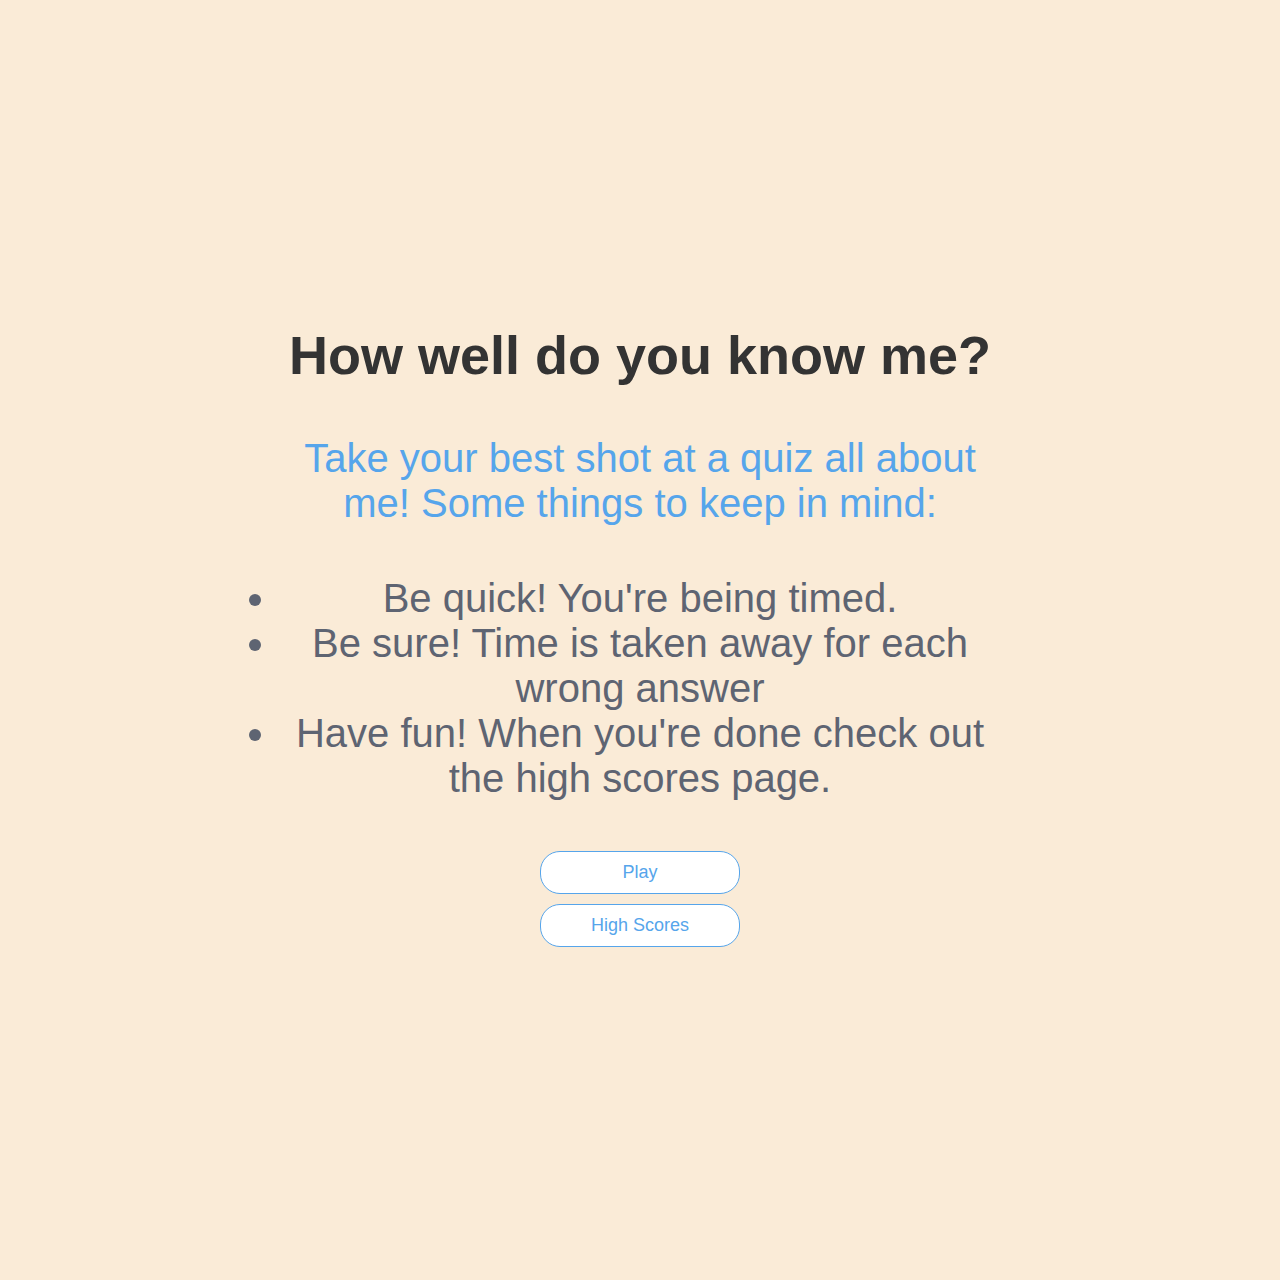
<file: index.html>
<!DOCTYPE html>
<html lang="en">
<head>
  <meta name="viewport" content="width=device-width, initial-scale=1">
  <meta charset="UTF-8">
  <meta http-equiv="X-UA-Compatible" content="IE=edge">
  <meta name="viewport" content="width=device-width, initial-scale=1.0">
  <title>Quiz Time</title>
   <link
      href="https://cdn.jsdelivr.net/npm/bootstrap@5.1.3/dist/css/bootstrap.min.css"
      rel="stylesheet"
      integrity="sha384-1BmE4kWBq78iYhFldvKuhfTAU6auU8tT94WrHftjDbrCEXSU1oBoqyl2QvZ6jIW3"
      crossorigin="anonymous"
    />
  <link rel="stylesheet" href="./Assets/style.css">
</head>
<body class="bodyB containerMe">
  <!-- created by using emmet abbreviation -->
  <div class= "containerMe">
    <div id="home" class="flex-center flex-columns container-fluid">
      <h1>How well do you know me?</h1>
      <p class="fluff">Take your best shot at a quiz all about me! Some things to keep in mind:
        <ul class="fluff">
         <li>Be quick! You're being timed.</li>
         <li>Be sure! Time is taken away for each wrong answer</li>
        <li>Have fun! When you're done check out the high scores page.</li>
        </ul>
      </p>
      <a class="btnMe" href="game.html">Play</a>
      <a class="btnMe" href="highscores.html">High Scores</a>
  </div>

</div>
</body>
</html>
</file>
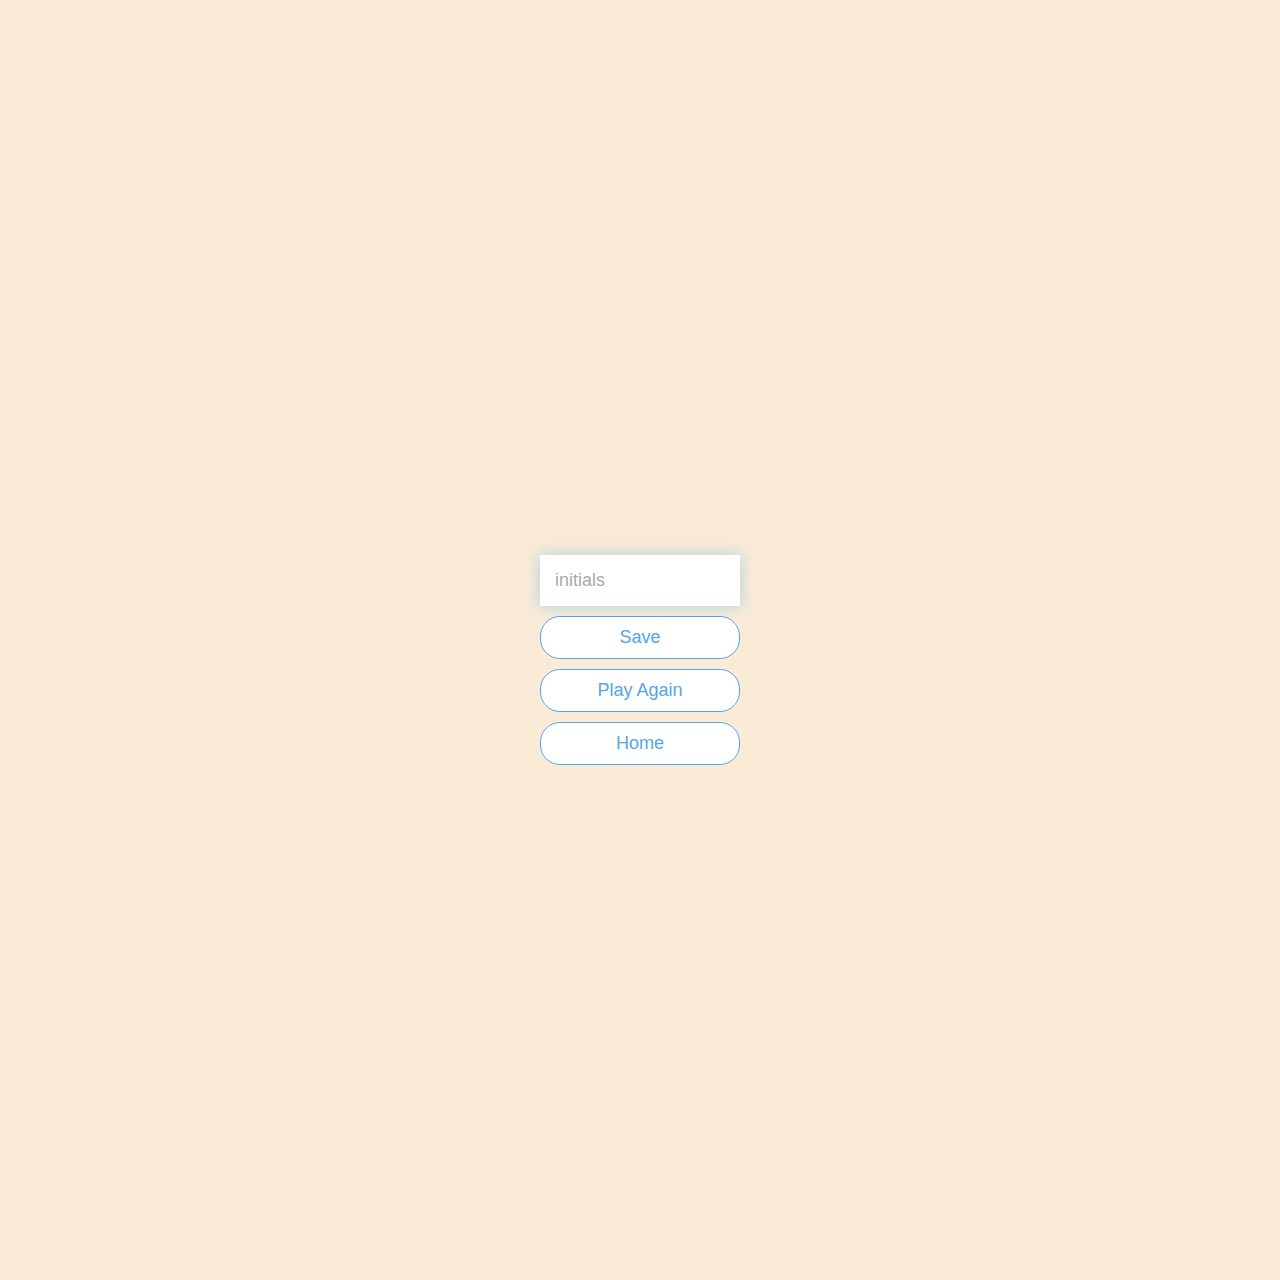
<file: end.html>
<!DOCTYPE html>
<html lang="en">
  <head>
    <meta charset="UTF-8" />
    <meta http-equiv="X-UA-Compatible" content="IE=edge" />
    <meta name="viewport" content="width=device-width, initial-scale=1.0" />
    <title>Congrats!</title>
    <link rel="stylesheet" href="Assets/style.css" />
  </head>
  <body>
    <div class="containerMe">
      <div id="end" class="flex-center flex-columns">
        <h1 id="finalScore"></h1>
        <form>
          <input
            type="text"
            name="initials"
            id="initials"
            placeholder="initials"
          />
          <button
            type="submit"
            class="btnMe"
            id="saveScoreBtn"
            onclick="saveHighScore(event)"
            disabled
          >
            Save
          </button>
        </form>
        <a href="/letsgetquizzical/game.html" class="btnMe">Play Again</a>
        <a href="/letsgetquizzical/index.html" class="btnMe">Home</a>
      </div>
    </div>
    <script src="./Assets/end.js"></script>
  </body>
</html>
</file>
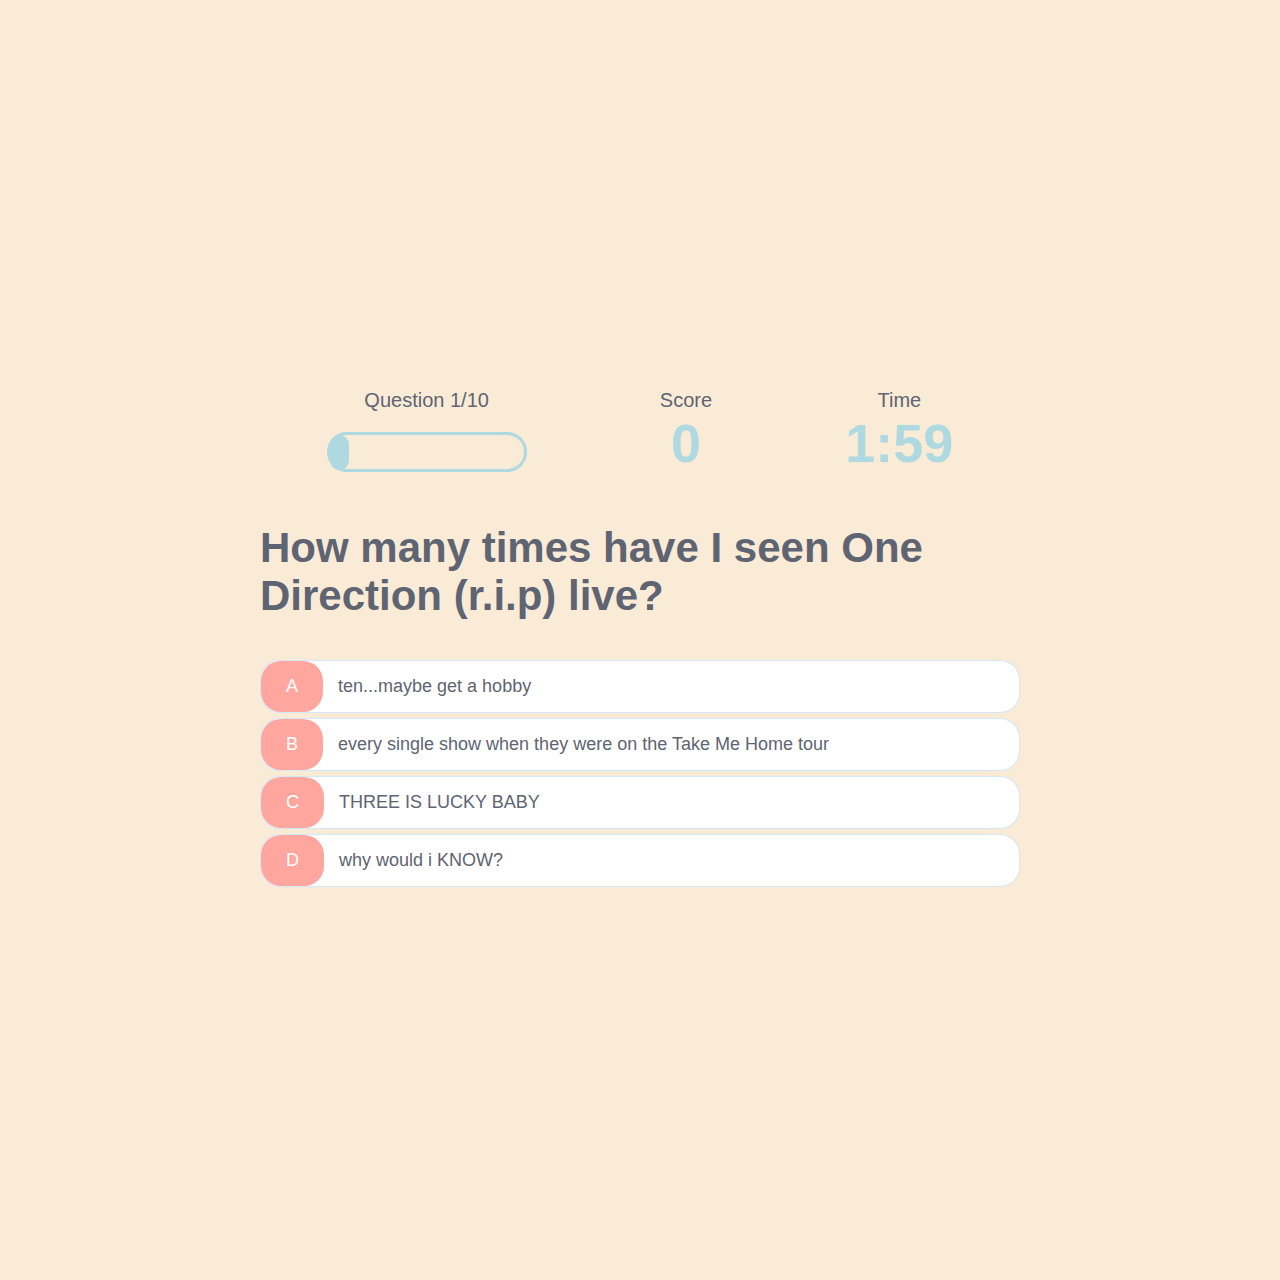
<file: game.html>
<!DOCTYPE html>
<html lang="en">
  <head>
    <meta charset="UTF-8" />
    <meta http-equiv="X-UA-Compatible" content="IE=edge" />
    <meta name="viewport" content="width=device-width, initial-scale=1.0" />
    <title>Quiz Time - Play</title>
    <link rel="stylesheet" href="Assets/style.css" />
    <link rel="stylesheet" href="Assets/quiz.css" />
  </head>

  <body>
    <!-- data-number allows for differences between the choices when query.selector-ing them -->
    <div class="containerMe container-fluid">
      <div id="game" class="justify-center flex-column">
        <div id="hud">
          <div id="hud-item">
            <p id="progressText" class="hud-prefix">Question</p>
            <div id="progressBar">
              <div id="progressBarFull"></div>
            </div>
          </div>
          <div id="hud-item">
            <p class="hud-prefix">Score</p>
            <h1 class="hud-main-text" id="score">0</h1>
          </div>
          <div class="hud-item">
            <p class="hud-prefix">Time</p>
            <h1 class="hud-main-text" id="timerCount">120</h1>
          </div>
        </div>
        <h2 id="question">What is Question</h2>
        <div class="choice-container">
          <p class="choice-prefix">A</p>
          <p class="choice-text" data-number="1">Choice 1</p>
        </div>
        <div class="choice-container">
          <p class="choice-prefix">B</p>
          <p class="choice-text" data-number="2">Choice 2</p>
        </div>
        <div class="choice-container">
          <p class="choice-prefix">C</p>
          <p class="choice-text" data-number="3">Choice 3</p>
        </div>
        <div class="choice-container">
          <p class="choice-prefix">D</p>
          <p class="choice-text" data-number="4">Choice 4</p>
        </div>
      </div>
    </div>
    <script src="./Assets/quiz.js"></script>
  </body>
</html>
</file>
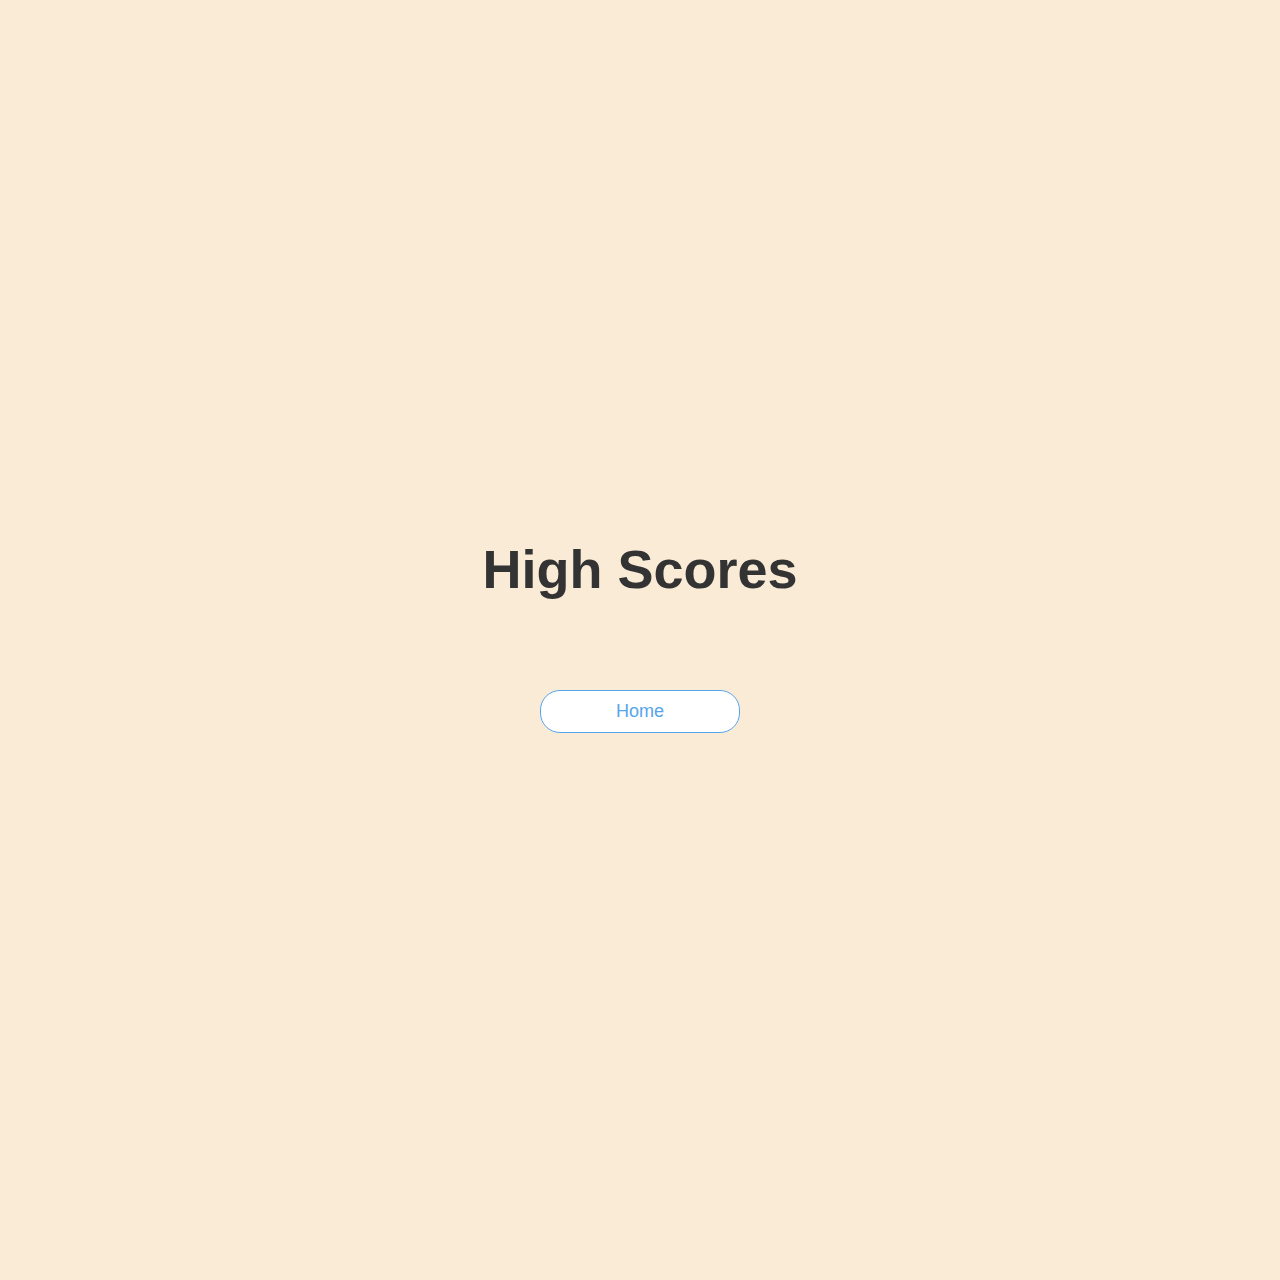
<file: highscores.html>
<!DOCTYPE html>
<html lang="en">
<head>
  <meta charset="UTF-8">
  <meta http-equiv="X-UA-Compatible" content="IE=edge">
  <meta name="viewport" content="width=device-width, initial-scale=1.0">
  <title>High Scores</title>
  <link rel="stylesheet" href="Assets/style.css">
  <link rel="stylesheet" href="Assets/highscores.css">
</head>
<body>
  <div class="containerMe">
    <div id="highScore" class="flex-center flex-columns">
      <h1 id="finalScore" class="flex-center flex-columns">High Scores</h1>
      <ul id="highScoreList"></ul>
      <a href="/letsgetquizzical/index.html" class="btnMe">Home</a>
    </div>
  </div>
  <script src="./Assets/highscores.js"></script>
</body>
</html>
</file>
<file: Assets/style.css>
:root {
  background-color: antiquewhite;
  font-size: 62.5%;
}
/* universal */
* {
  box-sizing: border-box;
  font-family: Arial, Helvetica, sans-serif;
  margin: 0;
  padding: 0;
  color: #5E6472;
  
}
/* default margin bottom for these tags */
/* rem is relative to root size */
h1,
h2,
h3,
h4 {
  margin-bottom: 1rem;
}

h1 {
  font-size: 5.4rem;
  color: #333;
  margin-bottom: 5rem;
}

h1 > span {
  font-size: 2.4rem;
  font-weight: 500;
}

h2 {
  font-size: 4.2rem;
  margin-bottom: 4rem;
  font-weight: 700;
}

h3 {
  font-size: 2.8rem;
  font-weight: 500;
}

/* to over ride the bootstrap things at times */
.bodyB {
  background-color: antiquewhite;
  font-size: 62.5%;
  width: 100%;
}

/* utilities */

.containerMe {
  width: 100vw;
  height: 100vw;
  display: flex;
  justify-content: center;
  align-items: center;
  max-width: 80rem;
  margin: 0 auto;
  padding: 2rem;
}
/* applies to any children of container */

.flex-columns {
  display: flex;
  flex-direction: column;
}

.flex-center {
  justify-content: center;
  align-items: center;
}

.justify-center {
  justify-content: center;
}

.text-center {
  text-align: center;
}

.hidden {
  display: none;
}

/* button mashin' */

.btnMe {
  font-size: 1.8rem;
  padding: 1rem 0;
  width: 20rem;
  text-align: center;
  border: 0.1rem solid #56a5eb;
  margin-bottom: 1rem;
  text-decoration: none;
  /* set to remove the default underline of an anchor tag */
  color: #56a5eb;
  background-color: white;
  border-radius: 2rem;
}
/* creates a glow around button */
.btnMe:hover {
  cursor: pointer;
  box-shadow: 0 0.4rem 1.4rem 0 #FFA69E;
  transform: translate(-0.1rem);
  transition: transform 150ms;
}
/* will eventually use when doing the highscores page */
.btnMe[disabled]:hover {
  cursor: not-allowed;
  box-shadow: none;
  transform: none;
}

/* forms on end screen */
form {
  width: 100%;
  display: flex;
  flex-direction: column;
  align-items: center;
}

input {
  margin-bottom: 1rem;
  width: 20rem;
  padding: 1.5rem;
  font-size: 1.8rem;
  border: none;
  box-shadow: 0 0.01rem 1.4rem 0 rgba(86, 185, 235, 0.5);
}

input::placeholder {
  color: #aaa;
}

.fluff {
  display: flex;
  justify-content: center;
  flex-direction: column;
  text-align: center;
  font-size: 4rem;
  color: #56a5eb;
  margin-bottom: 5rem;
}
</file>
<file: Assets/quiz.css>
.choice-container {
  display: flex;
  margin-bottom: 0.5rem;
  width: 100%;
  font-size: 1.8rem;
  border: 0.1rem solid rgb(86, 165, 235, 0.25);
  background-color: white;
  border-radius: 2rem;
}

/* same effect from the button hover */
.choice-container:hover {
  cursor: pointer;
  box-shadow: 0 0.4rem 1.4rem 0 #FFA69E;
  transform: translate(-0.1rem);
  transition: transform 150ms;
}

/* inner element to style the answer choices (a,b,c,d */
.choice-prefix {
  padding: 1.5rem 2.5rem;
  background-color: #FFA69E;
  color: white;
  border-radius: 2rem;
}
/* adds space between answer choice and the prefix */
.choice-text {
  padding: 1.5rem;
  width: 100%;
}

.correct {
  background-color: #619B8A;
}

.incorrect {
  background-color: #ef233c;
}

/* HUD - Heads up display */

#hud {
  display: flex;
  justify-content: space-around;
}

.hud-prefix {
  text-align: center;
  font-size: 2rem;
}

.hud-main-text {
  text-align: center;
  color: #AED9E0;
}

#progressBar {
  width: 20rem;
  height: 4rem;
  border: .3rem solid #AED9E0;
  border-radius: 5rem;
  margin-top: 2rem;
}

#progressBarFull {
  height: 3.5rem;
  background-color: #AED9E0;
  border-radius: 5rem;
  width: 50%;
}
</file>
<file: Assets/highscores.css>
#highScoreList {
  list-style: none;
  padding-left: 0;
  margin-bottom: 4rem;
}

.high-score {
  font-size: 2.8rem;
  margin-bottom: 0.5rem;
}

.high-score:hover {
  transform: scale(1.025);
}
</file>
